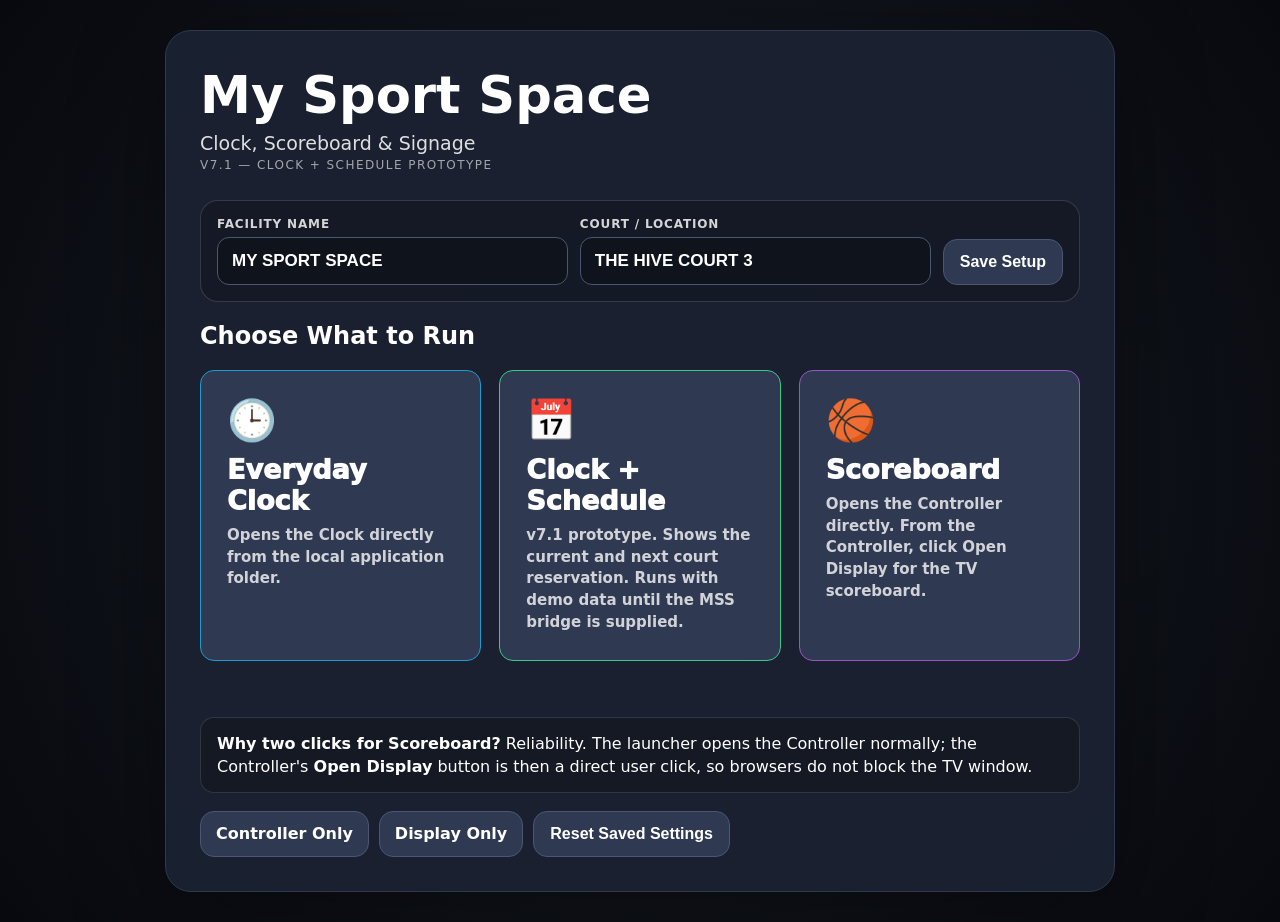
<file: index.html>
<!doctype html>
<html lang="en">
<head>
<meta charset="utf-8"/>
<meta name="viewport" content="width=device-width,initial-scale=1"/>
<title>My Sport Space Display Suite</title>
<style>
:root{--blue:#00b7ff;--purple:#bf5af2;--card:#1b2130;--border:#30384d}
*{box-sizing:border-box}
body{font-family:system-ui,Segoe UI,Arial,sans-serif;background:radial-gradient(circle at center,#222936,#10131a 55%,#07090e);color:white;min-height:100vh;margin:0;display:flex;align-items:center;justify-content:center;padding:30px}
.card{width:min(950px,96vw);background:rgba(27,33,48,.96);border:1px solid var(--border);border-radius:26px;padding:34px;box-shadow:0 26px 90px rgba(0,0,0,.4)}
h1{margin:0;font-size:clamp(32px,4vw,54px)}
.sub{font-size:19px;opacity:.86;margin:7px 0 4px}.version{font-size:12px;letter-spacing:.12em;text-transform:uppercase;opacity:.6;margin-bottom:28px}
.setup{display:grid;grid-template-columns:1fr 1fr auto;gap:12px;align-items:end;background:rgba(0,0,0,.2);border:1px solid rgba(255,255,255,.14);border-radius:18px;padding:16px}
label{display:block;font-size:12px;text-transform:uppercase;font-weight:900;letter-spacing:.07em;opacity:.82;margin-bottom:6px}
input{width:100%;border:1px solid #4a5672;background:#0f131c;color:white;border-radius:12px;padding:13px 14px;font-size:17px;font-weight:800}
button,.mode{border:1px solid #4a5672;background:#2f3a52;color:white;border-radius:14px;padding:13px 16px;font-weight:900;font-size:16px;text-decoration:none;cursor:pointer}
.modeGrid{display:grid;grid-template-columns:repeat(3,1fr);gap:18px;margin-top:15px}
.mode{display:block;padding:26px;min-height:185px}.mode.clock{border-color:#1b9dd1}.mode.schedule{border-color:#39c98b}.mode.score{border-color:#9557c8}.mode:hover{filter:brightness(1.12)}
.icon{display:block;font-size:40px;margin-bottom:10px}.name{display:block;font-size:27px;font-weight:950}.desc{display:block;font-size:15px;line-height:1.45;opacity:.78;margin-top:9px}
.notice{margin-top:22px;padding:14px 16px;background:rgba(0,0,0,.22);border:1px solid rgba(255,255,255,.12);border-radius:14px;line-height:1.45}
.status{color:#7ee2ff;font-weight:800;min-height:24px;margin-top:10px}.secondary{display:flex;gap:10px;flex-wrap:wrap;margin-top:18px}
@media(max-width:760px){.setup,.modeGrid{grid-template-columns:1fr}}
</style>
</head>
<body>
<main class="card">
  <h1>My Sport Space</h1>
  <div class="sub">Clock, Scoreboard &amp; Signage</div>
  <div class="version">v7.1 — Clock + Schedule Prototype</div>

  <section class="setup">
    <div><label for="facilityName">Facility Name</label><input id="facilityName"/></div>
    <div><label for="courtName">Court / Location</label><input id="courtName"/></div>
    <button id="saveSetup" type="button">Save Setup</button>
  </section>

  <h2>Choose What to Run</h2>
  <section class="modeGrid">
    <a id="clockLink" class="mode clock" href="display.html#clock">
      <span class="icon">🕒</span><span class="name">Everyday Clock</span>
      <span class="desc">Opens the Clock directly from the local application folder.</span>
    </a>
    <a id="scheduleLink" class="mode schedule" href="schedule.html">
      <span class="icon">📅</span><span class="name">Clock + Schedule</span>
      <span class="desc">v7.1 prototype. Shows the current and next court reservation. Runs with demo data until the MSS bridge is supplied.</span>
    </a>
    <a id="scoreLink" class="mode score" href="controller.html">
      <span class="icon">🏀</span><span class="name">Scoreboard</span>
      <span class="desc">Opens the Controller directly. From the Controller, click <b>Open Display</b> for the TV scoreboard.</span>
    </a>
  </section>

  <div id="status" class="status"></div>
  <div class="notice"><b>Why two clicks for Scoreboard?</b> Reliability. The launcher opens the Controller normally; the Controller's <b>Open Display</b> button is then a direct user click, so browsers do not block the TV window.</div>
  <div class="secondary">
    <a class="mode" style="min-height:auto;padding:12px 15px" href="controller.html">Controller Only</a>
    <a class="mode" style="min-height:auto;padding:12px 15px" href="display.html">Display Only</a>
    <button id="resetSettings" type="button">Reset Saved Settings</button>
  </div>
</main>
<script src="shared.js"></script>
<script>
(function(){
 const facility=document.getElementById('facilityName');
 const court=document.getElementById('courtName');
 const status=document.getElementById('status');
 function load(){const s=loadState();facility.value=s.facilityName||'MY SPORT SPACE';court.value=s.courtName||'COURT 3';}
 function save(){const s=loadState();if(facility.value.trim())s.facilityName=facility.value.trim().toUpperCase();if(court.value.trim())s.courtName=court.value.trim().toUpperCase();saveState(s);return s;}
 document.getElementById('saveSetup').addEventListener('click',()=>{save();status.textContent='Setup saved.';setTimeout(()=>status.textContent='',1800);});
 document.getElementById('clockLink').addEventListener('click',()=>{const s=save();s.mode='clock';saveState(s);});
 document.getElementById('scoreLink').addEventListener('click',()=>{const s=save();s.mode='scoreboard';saveState(s);});
 document.getElementById('resetSettings').addEventListener('click',()=>{if(confirm('Reset saved settings?')){localStorage.removeItem(MSS_KEY);load();status.textContent='Settings reset.';}});
 load();
})();
</script>
</body>
</html>
</file>
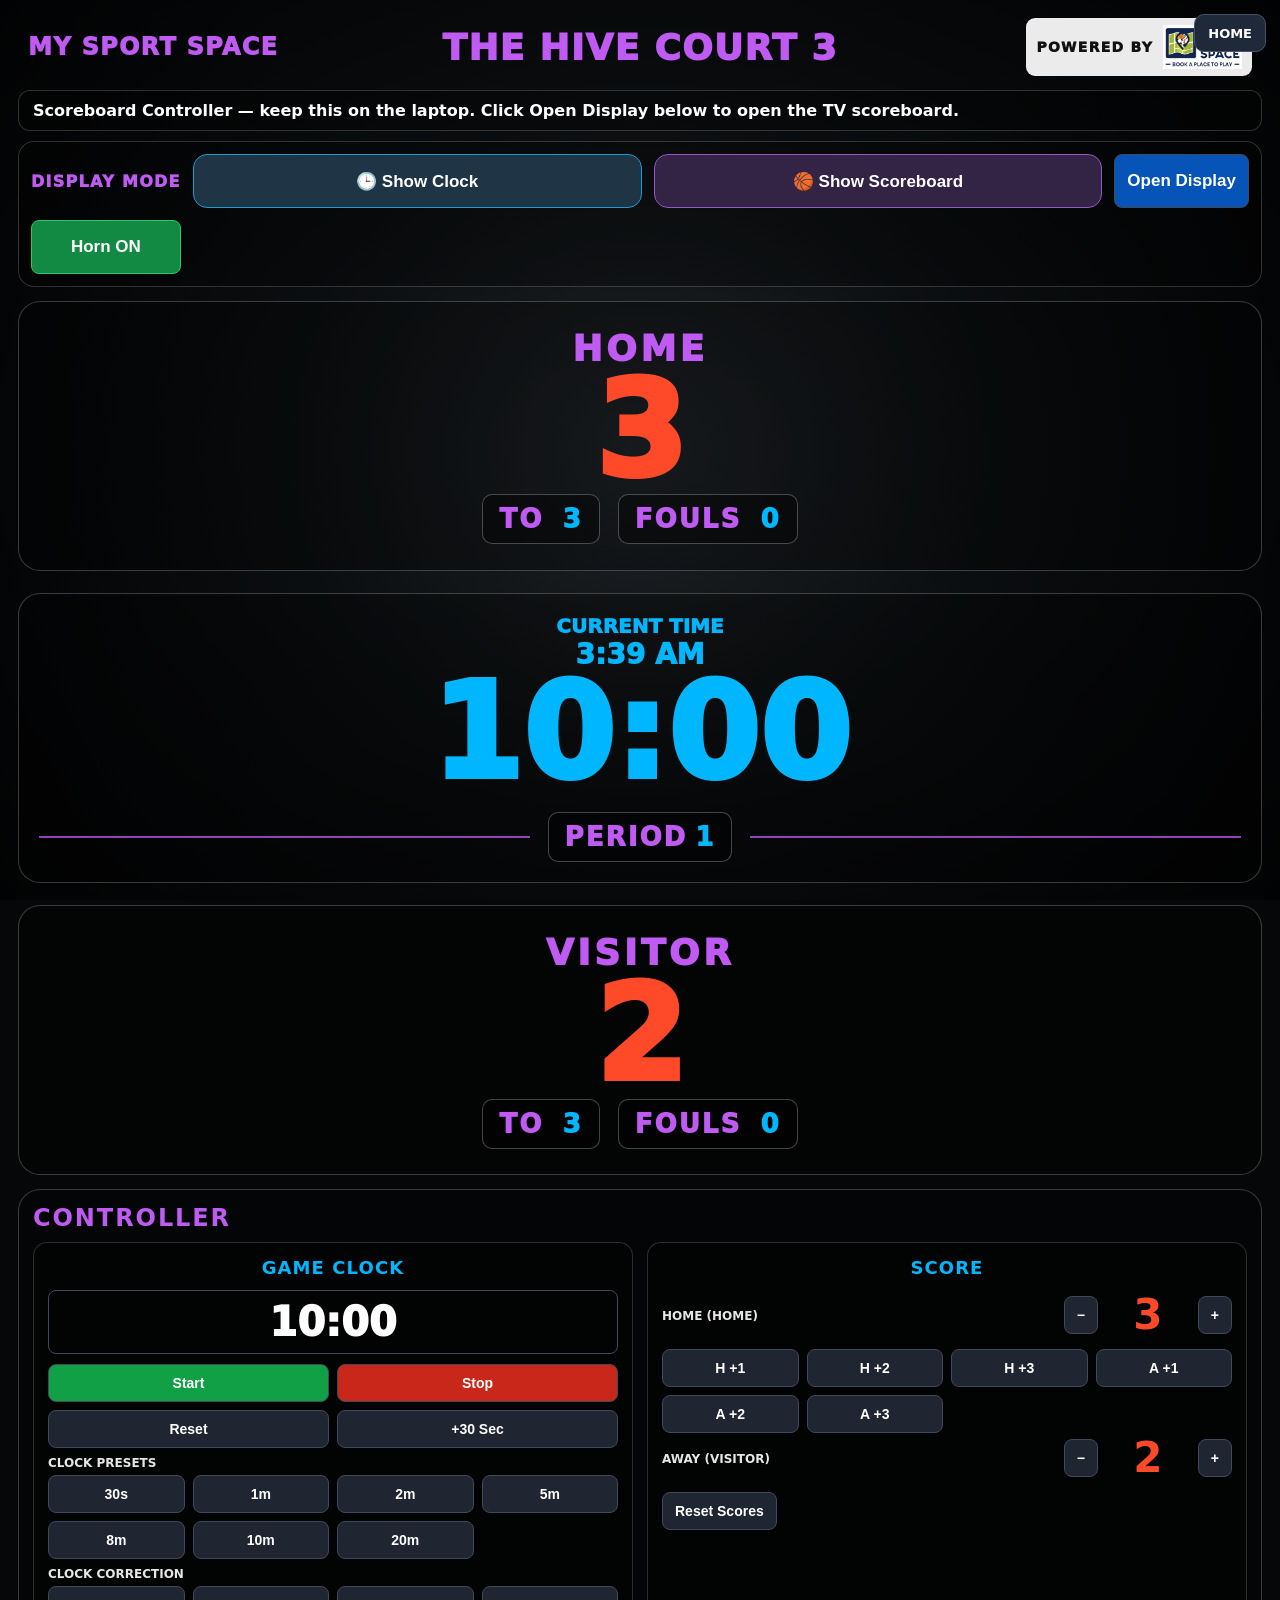
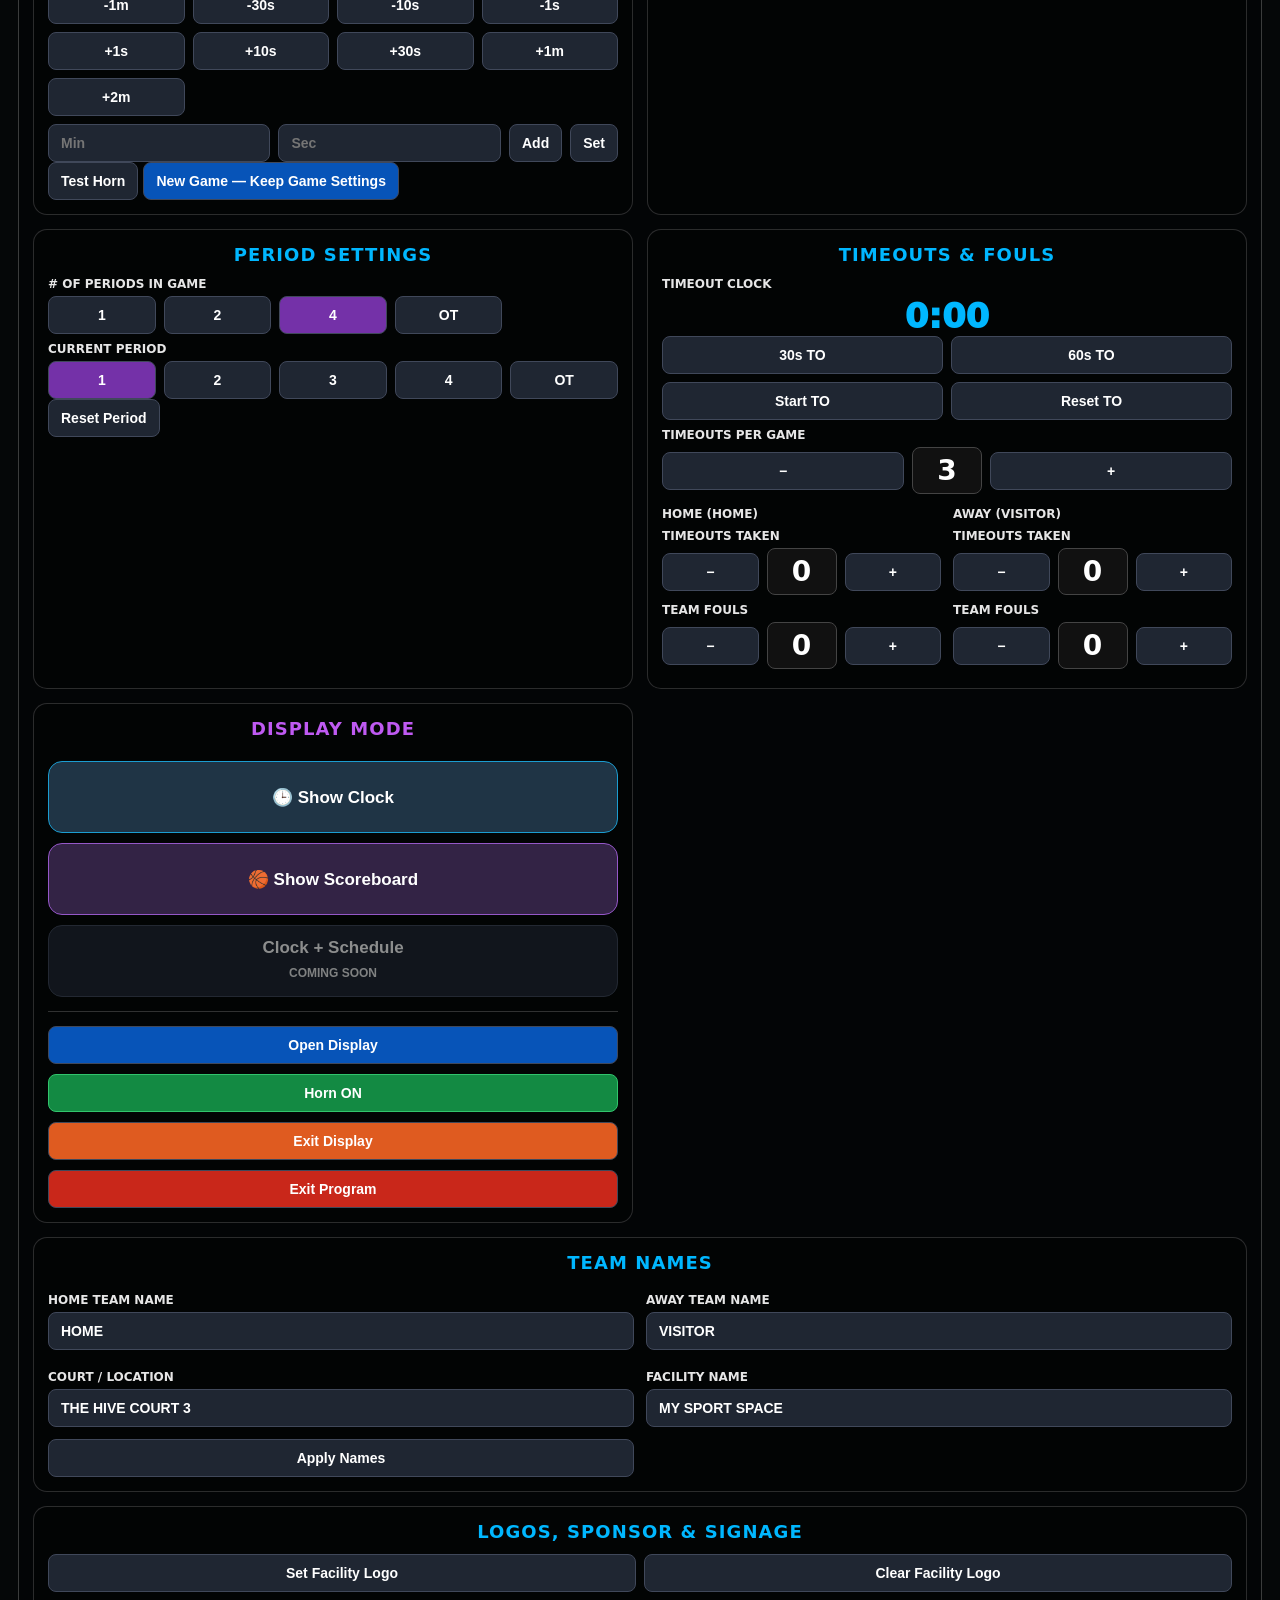
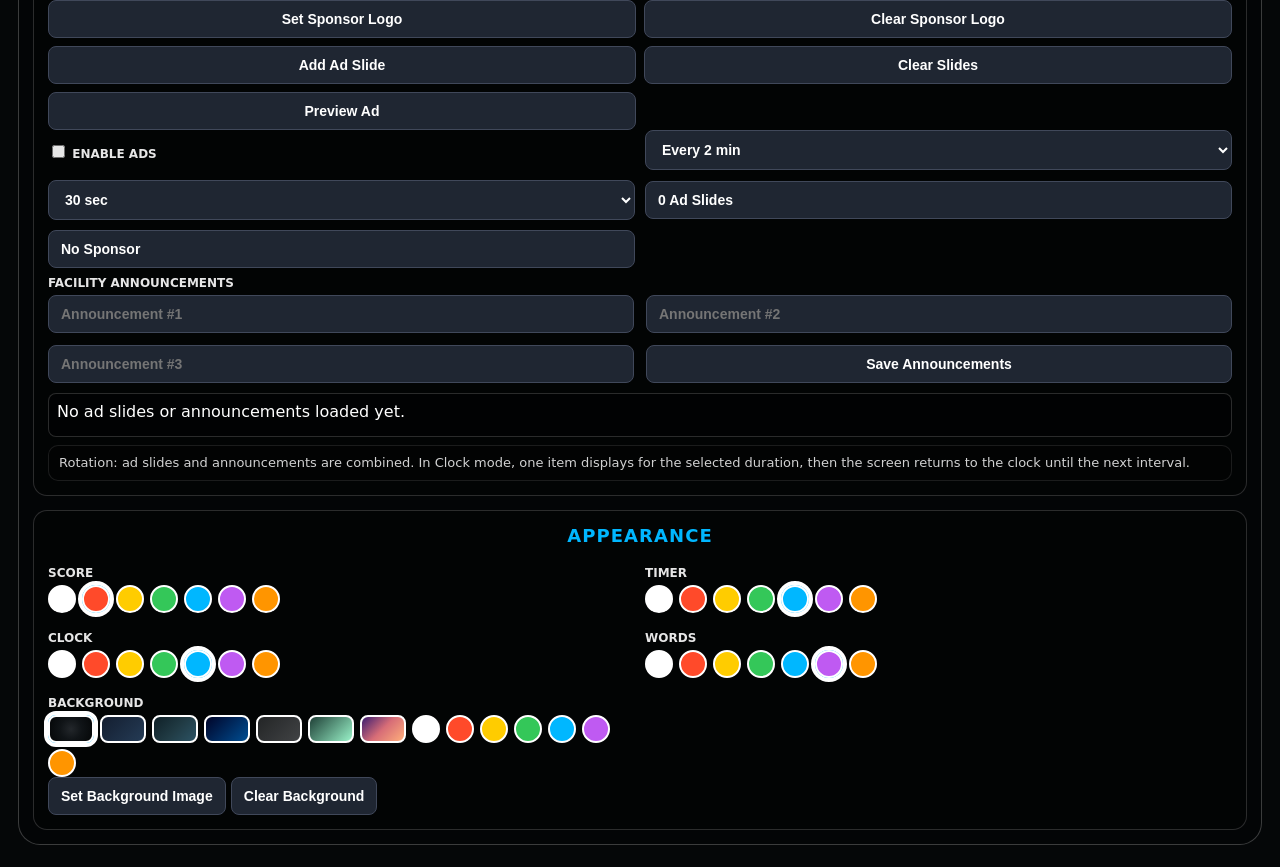
<file: controller.html>
<!doctype html>
<html lang="en">
<head>
<meta charset="utf-8"/>
<meta name="viewport" content="width=device-width,initial-scale=1"/>
<title>My Sport Space Clock, Scoreboard & Signage - Controller</title>
<link rel="stylesheet" href="controller.css"/>
</head>
<body>
<a id="controllerHome" class="controllerHome floatingHome" href="index.html">HOME</a>
<div id="bg"></div>

<header class="displayHeader">
  <div class="facilityName">MY SPORT SPACE</div>
  <div class="courtName" id="previewCourt">THE HIVE COURT 3</div>
  <div class="poweredBy">
    <span>POWERED BY</span>
    <img src="mss-powered-by-logo.jpg" alt="My Sport Space"/>
  </div>
</header>

<main>
  <div id="v70aWorkflowNote" style="max-width:1880px;margin:0 auto 10px;padding:10px 14px;border:1px solid rgba(255,255,255,.18);border-radius:12px;background:rgba(0,0,0,.25);font-weight:800;color:#fff">Scoreboard Controller — keep this on the laptop. Click <b>Open Display</b> below to open the TV scoreboard.</div>
  <section id="controllerModeBar" class="controllerModeBar">
    <div class="modeBarTitle">Display Mode</div>
    <button id="topModeClock" class="modeButton clockModeBtn">🕒 Show Clock</button>
    <button id="topModeScoreboard" class="modeButton scoreModeBtn">🏀 Show Scoreboard</button>
    <button id="topOpenDisplay" class="blue">Open Display</button>
    <button id="topHornToggle" class="hornToggle">Horn ON</button>
  </section>
  <section class="preview">
    <div class="scoreboardGrid">
      <div class="scoreCard">
        <div id="previewHomeName" class="teamLabel">HOME</div>
        <div id="previewHomeScore" class="scoreNum">3</div>
        <div class="teamStats">
          <div><span class="statWord">TO</span> <span id="previewHomeTO">3</span></div>
          <div><span class="statWord">FOULS</span> <span id="previewHomeFouls">0</span></div>
        </div>
      </div>
      <div class="timeCard">
        <div class="currentTimeLabel">Current Time</div>
        <div id="previewCurrentTime" class="scoreboardCurrentTime">--:-- PM</div>
        <div id="previewGameClock" class="gameClock">10:00</div>
        <div class="periodLine">
          <span class="periodRule"></span>
          <div class="periodTile"><span class="statWord">PERIOD</span> <span id="previewPeriod">1</span></div>
          <span class="periodRule"></span>
        </div>
      </div>
      <div class="scoreCard">
        <div id="previewAwayName" class="teamLabel">VISITOR</div>
        <div id="previewAwayScore" class="scoreNum">2</div>
        <div class="teamStats">
          <div><span class="statWord">TO</span> <span id="previewAwayTO">3</span></div>
          <div><span class="statWord">FOULS</span> <span id="previewAwayFouls">0</span></div>
        </div>
      </div>
    </div>
    <div id="previewSponsor" class="previewSponsor hidden">
      <div>Scoreboard Sponsor</div>
      <img id="previewSponsorLogo"/>
    </div>
  </section>

  <section class="controllerPanel">
    <h1>Controller</h1>
    <div class="controlGrid">
      <div class="card">
        <h2>Game Clock</h2>
        <div class="miniClock" id="gameClockReadout">10:00</div>
        <div class="buttonGrid two">
          <button id="startStop" class="green">Start</button>
          <button id="stopClock" class="red">Stop</button>
          <button id="resetTimer">Reset</button>
          <button data-adjust="30">+30 Sec</button>
        </div>
        <label>Clock Presets</label>
        <div class="buttonGrid presets">
          <button data-preset="30">30s</button><button data-preset="60">1m</button><button data-preset="120">2m</button><button data-preset="300">5m</button><button data-preset="480">8m</button><button data-preset="600">10m</button><button data-preset="1200">20m</button>
        </div>
        <label>Clock Correction</label>
        <div class="buttonGrid presets">
          <button data-adjust="-60">-1m</button><button data-adjust="-30">-30s</button><button data-adjust="-10">-10s</button><button data-adjust="-1">-1s</button><button data-adjust="1">+1s</button><button data-adjust="10">+10s</button><button data-adjust="30">+30s</button><button data-adjust="60">+1m</button><button data-adjust="120">+2m</button>
        </div>
        <div class="inlineInputs">
          <input id="correctionMinutes" type="number" min="0" step="1" placeholder="Min"/>
          <input id="correctionSeconds" type="number" min="0" max="59" step="1" placeholder="Sec"/>
          <button id="addCorrection">Add</button>
          <button id="setCorrection">Set</button>
        </div>
        <button id="testHorn">Test Horn</button>
        <button id="newGame" class="blue">New Game — Keep Game Settings</button>
      </div>

      <div class="card">
        <h2>Score</h2>
        <div class="scoreControl">
          <label id="homeScoreLabel">Home</label>
          <button data-team="home" data-points="-1">−</button>
          <b id="homeReadout">3</b>
          <button data-team="home" data-points="1">+</button>
        </div>
        <div class="buttonGrid presets">
          <button data-team="home" data-points="1">H +1</button><button data-team="home" data-points="2">H +2</button><button data-team="home" data-points="3">H +3</button>
          <button data-team="away" data-points="1">A +1</button><button data-team="away" data-points="2">A +2</button><button data-team="away" data-points="3">A +3</button>
        </div>
        <div class="scoreControl">
          <label id="awayScoreLabel">Away</label>
          <button data-team="away" data-points="-1">−</button>
          <b id="awayReadout">2</b>
          <button data-team="away" data-points="1">+</button>
        </div>
        <button id="resetScores">Reset Scores</button>
      </div>

      <div class="card periodCard">
        <h2>Period Settings</h2>
        <label># of Periods in Game</label>
        <div class="segmented" id="periodCountBtns">
          <button data-period-count="1">1</button>
          <button data-period-count="2">2</button>
          <button data-period-count="4">4</button>
          <button data-period-count="OT">OT</button>
        </div>
        <label>Current Period</label>
        <div class="segmented" id="currentPeriodBtns">
          <button data-current-period="1">1</button>
          <button data-current-period="2">2</button>
          <button data-current-period="3">3</button>
          <button data-current-period="4">4</button>
          <button data-current-period="OT">OT</button>
        </div>
        <button id="resetPeriod">Reset Period</button>
      </div>

      <div class="card">
        <h2>Timeouts & Fouls</h2>
        <label>Timeout Clock</label>
        <div class="timeoutReadout" id="timeoutReadout">0:00</div>
        <div class="buttonGrid two">
          <button id="timeout30">30s TO</button>
          <button id="timeout60">60s TO</button>
          <button id="timeoutStartStop">Start TO</button>
          <button id="timeoutReset">Reset TO</button>
        </div>
        <label>Timeouts Per Game</label>
        <div class="counterRow">
          <button id="timeoutsPerGameMinus">−</button><b id="timeoutsPerGameReadout">3</b><button id="timeoutsPerGamePlus">+</button>
        </div>
        <div class="split">
          <div>
            <label id="homeStatsLabel">Home</label>
            <small>Timeouts Taken</small><div class="counterRow"><button id="homeTimeoutMinus">−</button><b id="homeTimeoutReadout">0</b><button id="homeTimeoutPlus">+</button></div>
            <small>Team Fouls</small><div class="counterRow"><button id="homeFoulMinus">−</button><b id="homeFoulReadout">0</b><button id="homeFoulPlus">+</button></div>
          </div>
          <div>
            <label id="awayStatsLabel">Away</label>
            <small>Timeouts Taken</small><div class="counterRow"><button id="awayTimeoutMinus">−</button><b id="awayTimeoutReadout">0</b><button id="awayTimeoutPlus">+</button></div>
            <small>Team Fouls</small><div class="counterRow"><button id="awayFoulMinus">−</button><b id="awayFoulReadout">0</b><button id="awayFoulPlus">+</button></div>
          </div>
        </div>
      </div>

      <div class="card systemCard">
        <h2>Display Mode</h2>
        <button id="modeClock" class="modeButton clockModeBtn">🕒 Show Clock</button>
        <button id="modeScoreboard" class="modeButton scoreModeBtn">🏀 Show Scoreboard</button>
        <button id="modeClockSchedule" class="modeButton scheduleModeBtn" disabled>Clock + Schedule<br><small>Coming soon</small></button>
        <hr class="softRule"/>
        <button id="openDisplay" class="blue">Open Display</button>
        <button id="hornToggle" class="hornToggle">Horn ON</button>
        <button id="exitDisplay" class="orange">Exit Display</button>
        <button id="exitProgram" class="red">Exit Program</button>
      </div>

      <div class="card wide">
        <h2>Team Names</h2>
        <div class="teamNameGrid">
          <div><label>Home Team Name</label><input id="homeName" type="text" value="HOME"/></div>
          <div><label>Away Team Name</label><input id="awayName" type="text" value="VISITOR"/></div>
          <div><label>Court / Location</label><input id="courtName" type="text" value="THE HIVE COURT 3"/></div>
          <div><label>Facility Name</label><input id="facilityName" type="text" value="MY SPORT SPACE"/></div>
          <button id="saveNames">Apply Names</button>
        </div>
      </div>

      <div class="card wide">
        <h2>Logos, Sponsor & Signage</h2>
        <div class="buttonGrid logos">
          <button id="setFacilityLogo">Set Facility Logo</button>
          <button id="clearFacilityLogo">Clear Facility Logo</button>
          <button id="setSponsorLogo">Set Sponsor Logo</button>
          <button id="clearSponsorLogo">Clear Sponsor Logo</button>
          <button id="addAdSlide">Add Ad Slide</button>
          <button id="clearAdSlides">Clear Slides</button>
          <button id="previewAd">Preview Ad</button>
        </div>
        <div class="signageRow">
          <label><input id="adsEnabled" type="checkbox"/> Enable Ads</label>
          <select id="adInterval"><option value="120">Every 2 min</option><option value="180">Every 3 min</option><option value="300">Every 5 min</option></select>
          <select id="adDuration"><option value="15">15 sec</option><option value="30">30 sec</option><option value="60">60 sec</option></select>
          <input id="adSlideCount" readonly value="0 Slides"/>
          <input id="sponsorStatus" readonly value="No Sponsor"/>
        </div>
        <label>Facility Announcements</label>
        <div class="teamNameGrid announcements">
          <input id="announcement1" type="text" placeholder="Announcement #1"/>
          <input id="announcement2" type="text" placeholder="Announcement #2"/>
          <input id="announcement3" type="text" placeholder="Announcement #3"/>
          <button id="saveAnnouncements">Save Announcements</button>
        </div>
        <div id="adSlideList" class="adSlideList">No slides or announcements loaded.</div>
        <div id="rotationHelp" class="rotationHelp">
          Rotation: ad slides and announcements are combined. In Clock mode, one item displays for the selected duration, then the screen returns to the clock until the next interval.
        </div>
      </div>

      <div class="card wide">
        <h2>Appearance</h2>
        <div class="appearanceGrid">
          <div><label>Score</label><div id="scorePalette" class="palette"></div></div>
          <div><label>Timer</label><div id="timePalette" class="palette"></div></div>
          <div><label>Clock</label><div id="clockPalette" class="palette"></div></div>
          <div><label>Words</label><div id="wordPalette" class="palette"></div></div>
          <div><label>Background</label><div id="backgroundPalette" class="palette"></div></div>
        </div>
        <button id="setBackground">Set Background Image</button>
        <button id="clearBackground">Clear Background</button>
      </div>
    </div>
  </section>
</main>

<input id="facilityLogoPicker" type="file" accept="image/*" hidden/>
<input id="sponsorPicker" type="file" accept="image/*" hidden/>
<input id="adSlidePicker" type="file" accept="image/*" hidden multiple/>
<input id="bgPicker" type="file" accept="image/*" hidden/>

<script src="shared.js"></script>
<script src="controller.js"></script>
</body>
</html>
</file>
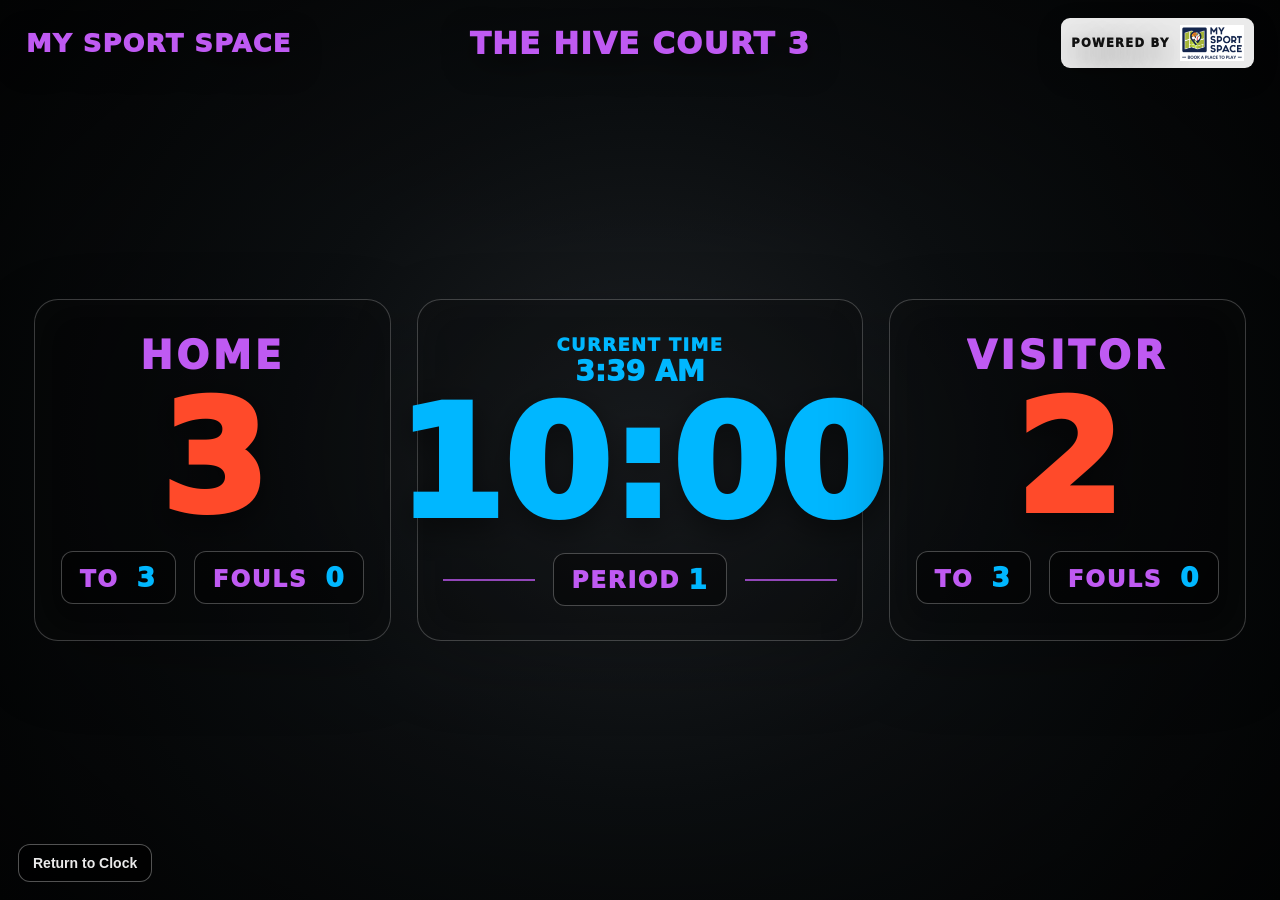
<file: display.html>
<!doctype html>
<html lang="en">
<head>
<meta charset="utf-8"/>
<meta name="viewport" content="width=device-width,initial-scale=1"/>
<title>My Sport Space Clock, Scoreboard & Signage - Display</title>
<link rel="stylesheet" href="display.css"/>
</head>
<body>
<div id="bg"></div>

<header class="displayHeader">
  <div id="facilityName" class="facilityName">MY SPORT SPACE</div>
  <div id="courtName" class="courtName">THE HIVE COURT 3</div>
  <div class="poweredBy">
    <span>POWERED BY</span>
    <img src="mss-powered-by-logo.jpg" alt="My Sport Space"/>
  </div>
</header>

<main>
  <section id="clockView" class="clockView hidden">
    <div class="clockCourt" id="clockCourtName">THE HIVE COURT 3</div>
    <div class="clockTimeLine">
      <div id="realClock" class="realClock">--:--</div>
      <div id="seconds" class="seconds">--</div>
    </div>
    <div id="date" class="date">---</div>
    <div id="clockSponsorBox" class="clockSponsorBox hidden">
      <div class="sponsorLabel">Presented By</div>
      <img id="clockSponsorLogo" class="sponsorLogo"/>
    </div>
  </section>

  <section id="scoreboardView" class="scoreboardView">
    <div class="scoreboardGrid">
      <div class="scoreCard homeCard">
        <div id="homeLabel" class="teamLabel">HOME</div>
        <div id="homeScore" class="scoreNum">3</div>
        <div class="teamStats">
          <div><span class="statWord">TO</span> <span id="homeTimeoutDisplay">3</span></div>
          <div><span class="statWord">FOULS</span> <span id="homeFoulDisplay">0</span></div>
        </div>
      </div>

      <div class="timeCard">
        <div class="currentTimeLabel">Current Time</div>
        <div id="scoreboardCurrentTime" class="scoreboardCurrentTime">--:-- --</div>
        <div id="gameClock" class="gameClock">10:00</div>
        <div class="periodLine">
          <span class="periodRule"></span>
          <div class="periodTile"><span class="statWord">PERIOD</span> <span id="periodTile">1</span></div>
          <span class="periodRule"></span>
        </div>
        <div id="timeoutPanel" class="timeoutPanel hidden">
          <div class="timeoutLabel">TIMEOUT</div>
          <div id="timeoutClock" class="timeoutClock">0:30</div>
        </div>
      </div>

      <div class="scoreCard awayCard">
        <div id="awayLabel" class="teamLabel">VISITOR</div>
        <div id="awayScore" class="scoreNum">2</div>
        <div class="teamStats">
          <div><span class="statWord">TO</span> <span id="awayTimeoutDisplay">3</span></div>
          <div><span class="statWord">FOULS</span> <span id="awayFoulDisplay">0</span></div>
        </div>
      </div>
    </div>

    <div id="scoreboardSponsorBox" class="scoreboardSponsorBox hidden">
      <div class="scoreboardSponsorLabel">Scoreboard Sponsor</div>
      <img id="scoreboardSponsorLogo" class="scoreboardSponsorLogo"/>
    </div>
  </section>
</main>

<div id="adOverlay" class="adOverlay hidden">
  <img id="adImage" class="adImage hidden"/>
  <div id="announcementSlide" class="announcementSlide hidden"></div>
</div>


<button id="displayModeToggle" class="displayModeToggle" type="button">Start Scoreboard</button>

<a id="displayHomeButton" class="displayHomeButton" href="index.html">HOME</a>
<script src="shared.js"></script>
<script src="display.js"></script>
</body>
</html>
</file>
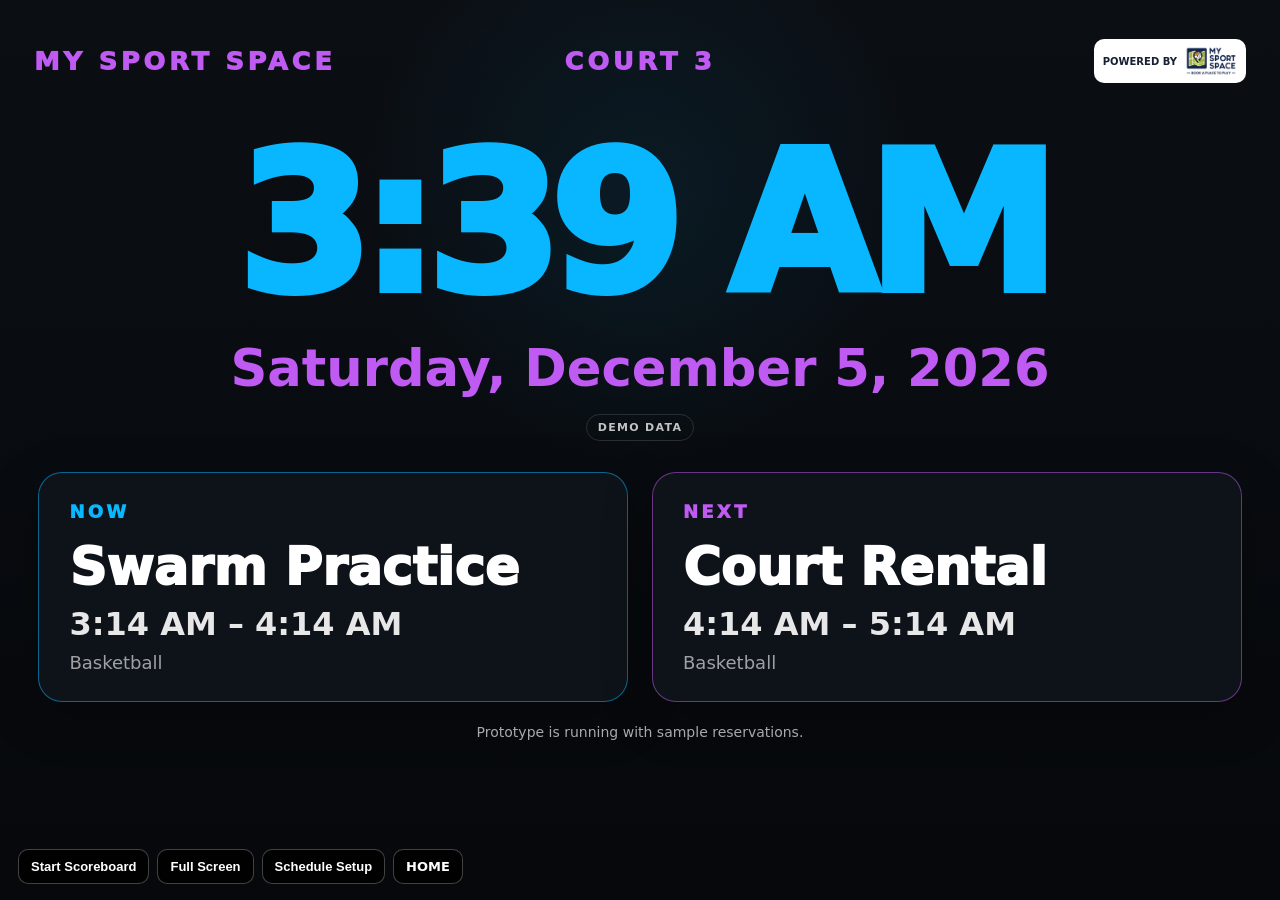
<file: schedule.html>
<!doctype html>
<html lang="en">
<head>
<meta charset="utf-8"/>
<meta name="viewport" content="width=device-width,initial-scale=1"/>
<title>My Sport Space — Clock + Schedule Prototype</title>
<link rel="stylesheet" href="schedule.css"/>
</head>
<body>
<main id="scheduleApp">
  <header class="topbar">
    <div class="brand">MY SPORT SPACE</div>
    <div id="courtLabel" class="court">COURT 3</div>
    <div class="powered">Powered by <img src="mss-powered-by-logo.jpg" alt="My Sport Space"/></div>
  </header>

  <section class="clockArea">
    <div id="liveTime" class="time">--:-- --</div>
    <div id="liveDate" class="date">---</div>
    <div id="syncBadge" class="syncBadge">DEMO DATA</div>
  </section>

  <section class="scheduleGrid">
    <article class="reservationCard now">
      <div class="eyebrow">NOW</div>
      <div id="nowTitle" class="eventTitle">Open Court</div>
      <div id="nowTime" class="eventTime">No current reservation</div>
      <div id="nowSport" class="eventMeta"></div>
    </article>

    <article class="reservationCard next">
      <div class="eyebrow">NEXT</div>
      <div id="nextTitle" class="eventTitle">No upcoming reservation</div>
      <div id="nextTime" class="eventTime"></div>
      <div id="nextSport" class="eventMeta"></div>
    </article>
  </section>

  <div id="connectionStatus" class="connectionStatus">Prototype is running with sample reservations.</div>

  <nav class="displayActions">
    <button id="startScoreboard" type="button">Start Scoreboard</button>
    <button id="fullScreen" type="button">Full Screen</button>
    <button id="showSetup" type="button">Schedule Setup</button>
    <a href="index.html">HOME</a>
  </nav>
</main>

<aside id="setupPanel" class="setupPanel" hidden>
  <div class="setupHeader">
    <div>
      <h2>Clock + Schedule Setup</h2>
      <p>This prototype is ready for a read-only MSS bridge. The existing scoreboard files are unchanged.</p>
    </div>
    <button id="closeSetup" type="button">Close</button>
  </div>

  <div class="formGrid">
    <label>Facility Name
      <input id="facilityName" value="MY SPORT SPACE"/>
    </label>
    <label>Court / Location
      <input id="courtName" value="COURT 3"/>
    </label>
    <label>MSS Facility ID
      <input id="facilityId" value="Vg0Kw0dgPIguZax5GzFsUutQyYU2"/>
    </label>
    <label>Refresh Interval
      <select id="refreshSeconds">
        <option value="30">30 seconds</option>
        <option value="60" selected>60 seconds</option>
        <option value="120">2 minutes</option>
      </select>
    </label>
  </div>

  <label class="wide">Bridge URL supplied by MSS
    <input id="bridgeUrl" placeholder="https://.../clock-schedule"/>
  </label>

  <div class="setupButtons">
    <button id="saveScheduleSetup" type="button">Save Setup</button>
    <button id="testBridge" type="button">Test Live Bridge</button>
    <button id="useDemo" type="button">Use Demo Data</button>
  </div>

  <div class="contract">
    <h3>Expected bridge response</h3>
    <pre>{
  "serverTime": "2026-08-11T18:42:00-05:00",
  "court": "COURT 3",
  "current": {
    "title": "Swarm Practice",
    "start": "2026-08-11T18:00:00-05:00",
    "end": "2026-08-11T19:30:00-05:00",
    "sport": "Basketball"
  },
  "next": {
    "title": "Court Rental",
    "start": "2026-08-11T19:30:00-05:00",
    "end": "2026-08-11T20:30:00-05:00",
    "sport": "Basketball"
  }
}</pre>
  </div>
</aside>

<script src="shared.js"></script>
<script src="schedule.js"></script>
</body>
</html>
</file>
<file: controller.css>
:root{
  --scoreColor:#ff4a2a;
  --timeColor:#00b7ff;
  --clockColor:#00b7ff;
  --wordColor:#bf5af2;
}
*{box-sizing:border-box}
html,body{min-height:100%;margin:0;font-family:system-ui,Segoe UI,Arial,sans-serif;background:#050708;color:white}
#bg{position:fixed;inset:0;background:radial-gradient(circle at center,#23272b 0%,#101417 45%,#050708 100%);z-index:0}
body:before{content:"";position:fixed;inset:0;z-index:1;background:radial-gradient(ellipse at center,rgba(0,0,0,.05),rgba(0,0,0,.62));pointer-events:none}
.hidden{display:none!important}
.displayHeader{position:relative;z-index:4;display:grid;grid-template-columns:1fr auto 1fr;align-items:center;padding:18px 28px 6px;text-transform:uppercase;font-weight:950;letter-spacing:.08em}
.facilityName{justify-self:start;color:var(--wordColor);font-size:24px}
.courtName{justify-self:center;color:var(--wordColor);font-size:36px}
.poweredBy{justify-self:end;display:flex;align-items:center;gap:10px;padding:7px 10px;border-radius:9px;background:rgba(255,255,255,.92)}
.poweredBy span{color:#111;font-size:14px;font-weight:950}.poweredBy img{height:44px;max-width:140px;object-fit:contain}
main{position:relative;z-index:3;padding:8px 18px 22px}
.preview{max-width:1880px;margin:0 auto 14px}
.scoreboardGrid{display:grid;grid-template-columns:minmax(260px,1fr) minmax(360px,1.25fr) minmax(260px,1fr);gap:22px;align-items:stretch}
.scoreCard,.timeCard{background:rgba(0,0,0,.28);border:1px solid rgba(255,255,255,.22);border-radius:22px;display:flex;flex-direction:column;align-items:center;justify-content:center;min-height:270px;padding:20px}
.teamLabel{font-size:36px;font-weight:950;letter-spacing:.10em;color:var(--wordColor)}.scoreNum{font-size:132px;font-weight:950;line-height:.95;color:var(--scoreColor)}
.teamStats{display:flex;gap:18px}.teamStats div,.periodTile{padding:9px 16px;border-radius:10px;background:rgba(0,0,0,.42);border:1px solid rgba(255,255,255,.26);font-size:26px;font-weight:950;letter-spacing:.08em}.statWord{color:var(--wordColor)}.teamStats span:last-child,.periodTile span:last-child{color:var(--timeColor);margin-left:8px}
.currentTimeLabel{font-size:20px;font-weight:950;text-transform:uppercase;color:var(--timeColor)}.scoreboardCurrentTime{font-size:28px;font-weight:950;color:var(--timeColor)}.gameClock{font-size:132px;font-weight:950;line-height:.95;color:var(--timeColor)}
.periodLine{display:flex;align-items:center;justify-content:center;gap:18px;margin-top:16px;width:100%}.periodRule{height:2px;background:var(--wordColor);opacity:.75;flex:1}.periodTile{display:inline-flex}
.previewSponsor{margin:12px auto 0;text-align:center;color:var(--wordColor);font-weight:950;text-transform:uppercase}.previewSponsor img{max-height:78px;max-width:380px;background:white;border-radius:12px;padding:8px 22px}
.controllerPanel{max-width:1880px;margin:0 auto;border:1px solid rgba(255,255,255,.22);border-radius:22px;background:rgba(0,0,0,.22);padding:14px}
h1{margin:0 0 10px;color:var(--wordColor);text-transform:uppercase;letter-spacing:.08em}
.controlGrid{display:grid;grid-template-columns:1fr 1.1fr 1.1fr 1.3fr .9fr;gap:14px}
.card{background:rgba(0,0,0,.25);border:1px solid rgba(255,255,255,.16);border-radius:14px;padding:14px}
.card h2{margin:0 0 12px;color:var(--timeColor);font-size:18px;text-transform:uppercase;letter-spacing:.06em;text-align:center}
label,small{display:block;margin:8px 0 5px;font-weight:800;text-transform:uppercase;opacity:.9;font-size:12px}
button,select,input{border:1px solid #40485a;background:#1f2632;color:white;border-radius:8px;padding:10px 12px;font-weight:800;font-size:14px}
button{cursor:pointer}button:hover{background:#30394a}.green{background:#12a046}.red{background:#c9271a}.orange{background:#df5b20}.blue{background:#0754b8}
.miniClock{font-size:40px;font-weight:950;text-align:center;border:1px solid #40485a;border-radius:8px;padding:8px;margin-bottom:10px}
.buttonGrid{display:grid;gap:8px}.buttonGrid.two{grid-template-columns:1fr 1fr}.buttonGrid.presets{grid-template-columns:repeat(4,1fr)}.buttonGrid.logos{grid-template-columns:repeat(4,1fr)}
.inlineInputs{display:grid;grid-template-columns:1fr 1fr auto auto;gap:8px;margin-top:8px}
.scoreControl{display:grid;grid-template-columns:1fr auto 80px auto;gap:10px;align-items:center;margin-bottom:10px}.scoreControl b{font-size:42px;text-align:center;color:var(--scoreColor)}
.segmented{display:grid;grid-template-columns:repeat(5,1fr);gap:8px}.segmented button.active{background:#7431a8}
.counterRow{display:grid;grid-template-columns:auto 70px auto;gap:8px;align-items:center;margin:5px 0}.counterRow b{text-align:center;font-size:28px;background:#111;border:1px solid #444;border-radius:8px;padding:6px}
.split{display:grid;grid-template-columns:1fr 1fr;gap:12px}.timeoutReadout{text-align:center;font-size:34px;font-weight:950;color:var(--timeColor)}
.systemCard{display:grid;gap:10px}.wide{grid-column:span 5}
.teamNameGrid{display:grid;grid-template-columns:1fr 1fr 1fr 1fr auto;gap:12px;align-items:end}.teamNameGrid input{width:100%}
.signageRow{display:grid;grid-template-columns:auto 160px 160px 1fr 1fr;gap:10px;align-items:center}
.announcements{grid-template-columns:1fr 1fr 1fr auto}
.adSlideList{margin-top:10px;background:rgba(0,0,0,.35);border:1px solid rgba(255,255,255,.16);border-radius:8px;padding:8px;min-height:36px}
.adSlideItem{display:inline-flex;gap:6px;margin:3px 6px 3px 0;padding:5px 8px;border-radius:999px;background:#2b3448;border:1px solid #49536b}.adSlideType{opacity:.72;font-size:11px;text-transform:uppercase;font-weight:900}
.appearanceGrid{display:grid;grid-template-columns:repeat(5,1fr);gap:10px}.palette{display:flex;gap:6px;flex-wrap:wrap}.swatch{width:28px;height:28px;border-radius:999px;min-width:28px;padding:0;border:2px solid white}.bgSwatch{width:46px;height:28px;border-radius:8px;min-width:46px;padding:0;border:2px solid white;background-size:cover;background-position:center}.selected{outline:4px solid #fff;box-shadow:0 0 0 3px var(--timeColor)}
@media(max-width:1300px){.controlGrid{grid-template-columns:1fr 1fr}.wide{grid-column:span 2}.scoreboardGrid{grid-template-columns:1fr}.teamNameGrid,.signageRow,.appearanceGrid{grid-template-columns:1fr 1fr}.buttonGrid.logos{grid-template-columns:1fr 1fr}}


/* v6.0 UX updates */
.systemCard h2{color:var(--wordColor)}.modeButton{min-height:72px;font-size:17px;border-radius:14px}.clockModeBtn{border-color:#1b9dd1;background:#1f3445}.scoreModeBtn{border-color:#9557c8;background:#332345}.scheduleModeBtn{opacity:.55;cursor:not-allowed}.softRule{width:100%;border:0;border-top:1px solid rgba(255,255,255,.18);margin:4px 0}


/* v6.1 obvious controller mode controls */
.controllerModeBar{
  max-width:1880px;
  margin:0 auto 14px;
  display:grid;
  grid-template-columns:auto 1fr 1fr auto;
  gap:12px;
  align-items:center;
  background:rgba(0,0,0,.25);
  border:1px solid rgba(255,255,255,.18);
  border-radius:16px;
  padding:12px;
}
.modeBarTitle{
  color:var(--wordColor);
  text-transform:uppercase;
  font-weight:950;
  letter-spacing:.08em;
}
.controllerModeBar button{
  min-height:54px;
  font-size:17px;
}
@media(max-width:900px){
  .controllerModeBar{grid-template-columns:1fr}
}

.rotationHelp{margin-top:8px;font-size:13px;line-height:1.35;opacity:.82;background:rgba(0,0,0,.22);border:1px solid rgba(255,255,255,.12);border-radius:10px;padding:8px 10px}

/* v6.3 ad list visibility */
#adSlideList{color:white!important;min-height:44px!important;display:block!important}
.adSlideItem{color:white!important}


/* v6.6 horn controls */
.hornToggle.hornOn{background:#138a43!important;border-color:#32c46c!important}
.hornToggle.hornOff{background:#91241f!important;border-color:#d34b3f!important}

/* v7.2 FINAL — HOME navigation for table operator */
.controllerHome{
  display:inline-flex;
  align-items:center;
  justify-content:center;
  min-height:38px;
  padding:9px 13px;
  border-radius:10px;
  border:1px solid #47526a;
  background:#20293a;
  color:#fff;
  font-weight:900;
  font-size:13px;
  text-decoration:none;
  cursor:pointer;
}
.controllerHome:hover{filter:brightness(1.15)}
.controllerHome.floatingHome{
  position:fixed;
  top:14px;
  right:14px;
  z-index:9999;
}
</file>
<file: display.css>
:root{
  --scoreColor:#ff4a2a;
  --timeColor:#00b7ff;
  --clockColor:#00b7ff;
  --wordColor:#bf5af2;
}
*{box-sizing:border-box}
html,body{height:100%;margin:0;overflow:hidden;font-family:system-ui,Segoe UI,Arial,sans-serif;background:#000;color:var(--wordColor)}
#bg{position:fixed;inset:0;background:radial-gradient(circle at center,#23272b 0%,#101417 45%,#050708 100%);background-size:cover;background-position:center;z-index:0}
body:before{content:"";position:fixed;inset:0;z-index:1;background:radial-gradient(ellipse at center,rgba(0,0,0,.05),rgba(0,0,0,.62));pointer-events:none}
.hidden{display:none!important}

.displayHeader{
  position:fixed;top:18px;left:26px;right:26px;z-index:5;
  display:grid;grid-template-columns:1fr auto 1fr;align-items:center;
  text-transform:uppercase;font-weight:950;letter-spacing:.08em;text-shadow:0 10px 30px rgba(0,0,0,.75)
}
.facilityName{justify-self:start;font-size:clamp(18px,2vw,34px);color:var(--wordColor)}
.courtName{justify-self:center;font-size:clamp(20px,2.4vw,42px);color:var(--wordColor)}
.poweredBy{justify-self:end;display:flex;align-items:center;gap:10px;padding:7px 10px;border-radius:9px;background:rgba(255,255,255,.92);box-shadow:0 8px 24px rgba(0,0,0,.22)}
.poweredBy span{color:#111;font-size:clamp(10px,.9vw,16px);font-weight:950}
.poweredBy img{height:36px;max-width:130px;object-fit:contain}

main{position:relative;z-index:2;height:100%;display:flex;align-items:center;justify-content:center;padding:70px 34px 30px;text-align:center}
.scoreboardView{width:100%;max-width:1900px}
.scoreboardGrid{
  display:grid;
  grid-template-columns:minmax(260px,1fr) minmax(360px,1.25fr) minmax(260px,1fr);
  gap:clamp(18px,2vw,34px);
  align-items:stretch;
  width:100%;
}
.scoreCard,.timeCard{
  background:rgba(0,0,0,.28);
  border:1px solid rgba(255,255,255,.22);
  border-radius:24px;
  box-shadow:0 24px 70px rgba(0,0,0,.22), inset 0 0 40px rgba(255,255,255,.018);
}
.scoreCard{
  display:flex;flex-direction:column;align-items:center;justify-content:center;
  min-height:clamp(260px,38vh,430px);
  padding:clamp(18px,2vw,30px);
}
.timeCard{
  display:flex;flex-direction:column;align-items:center;justify-content:center;
  min-height:clamp(260px,38vh,430px);
  padding:clamp(18px,2vw,30px);
}
.teamLabel{font-size:clamp(30px,3vw,56px);font-weight:950;letter-spacing:.10em;color:var(--wordColor);line-height:1.05;white-space:nowrap;max-width:100%;overflow:hidden;text-overflow:ellipsis}
.scoreNum{font-size:clamp(120px,12vw,250px);font-weight:950;line-height:.95;color:var(--scoreColor);margin:10px 0 18px;text-shadow:0 10px 30px rgba(0,0,0,.45)}
.teamStats{display:flex;justify-content:center;gap:18px;flex-wrap:wrap}
.teamStats div,.periodTile{
  padding:10px 18px;border-radius:12px;background:rgba(0,0,0,.42);
  border:1px solid rgba(255,255,255,.26);
  font-size:clamp(20px,1.8vw,34px);
  font-weight:950;letter-spacing:.08em;
}
.statWord{color:var(--wordColor)}
.teamStats span:last-child,.periodTile span:last-child{color:var(--timeColor);font-size:1.15em;margin-left:8px}

.currentTimeLabel{font-size:clamp(16px,1.4vw,25px);font-weight:950;text-transform:uppercase;color:var(--timeColor);letter-spacing:.08em}
.scoreboardCurrentTime{font-size:clamp(24px,2.2vw,42px);font-weight:950;color:var(--timeColor);margin-bottom:4px}
.gameClock{font-size:clamp(110px,12vw,245px);font-weight:950;line-height:.95;color:var(--timeColor);text-shadow:0 10px 30px rgba(0,0,0,.45)}
.periodLine{display:flex;align-items:center;justify-content:center;gap:18px;margin-top:16px;width:100%}
.periodRule{height:2px;background:var(--wordColor);opacity:.75;flex:1;max-width:210px}
.periodTile{display:inline-flex;align-items:center;justify-content:center}
.timeoutPanel{margin:18px auto 0;padding:12px 18px;border-radius:18px;background:rgba(255,204,0,.16);border:1px solid rgba(255,204,0,.38);color:#ffcc00}
.timeoutLabel{font-weight:950;letter-spacing:.16em}
.timeoutClock{font-size:clamp(36px,5vw,90px);font-weight:950}

.scoreboardSponsorBox{margin:18px auto 0;display:inline-flex;flex-direction:column;align-items:center;justify-content:center;gap:6px}
.scoreboardSponsorBox.hidden{display:none!important}
.scoreboardSponsorLabel{text-transform:uppercase;font-size:clamp(13px,1.1vw,20px);font-weight:950;letter-spacing:.08em;color:var(--wordColor)}
.scoreboardSponsorLogo{max-height:98px;max-width:420px;object-fit:contain;background:white;border-radius:14px;padding:8px 22px}

.clockView{width:100%;max-width:1600px}
.clockCourt{display:inline-flex;align-items:center;justify-content:center;margin-bottom:20px;padding:10px 30px;border-radius:20px;background:rgba(0,0,0,.48);border:1px solid rgba(255,255,255,.24);font-size:clamp(26px,4vw,72px);font-weight:950;letter-spacing:.08em;text-transform:uppercase;color:var(--wordColor)}
.clockTimeLine{display:flex;align-items:baseline;justify-content:center;gap:24px}
.realClock{font-size:clamp(92px,15vw,260px);font-weight:950;color:var(--clockColor)}
.seconds{font-size:clamp(34px,5.2vw,100px);font-weight:850;color:var(--clockColor)}
.date{font-size:clamp(20px,3vw,52px);font-weight:750;color:var(--wordColor)}
.clockSponsorBox{margin:22px auto 0;display:inline-flex;align-items:center;gap:14px;padding:12px 20px;border-radius:18px;background:rgba(0,0,0,.42);border:1px solid rgba(255,255,255,.18)}
.sponsorLabel{text-transform:uppercase;font-weight:950;letter-spacing:.12em;opacity:.9;color:var(--wordColor)}
.sponsorLogo{max-height:80px;max-width:280px;object-fit:contain}

.adOverlay{position:fixed;inset:0;z-index:20;background:#000;display:flex;align-items:center;justify-content:center;text-align:center}
.adImage{width:100%;height:100%;object-fit:contain}
.announcementSlide{max-width:80vw;padding:60px;border-radius:36px;background:linear-gradient(135deg,#141e30,#243b55);border:2px solid rgba(255,255,255,.28);font-size:clamp(46px,7vw,120px);font-weight:950;line-height:1.08;color:white;text-shadow:0 14px 36px rgba(0,0,0,.7)}
.flash{animation:flash .65s ease-in-out 0s 4}
@keyframes flash{0%,100%{filter:none}50%{filter:brightness(1.65) saturate(1.3)}}

.soundEnableOverlay{position:fixed;right:20px;bottom:20px;z-index:50;padding:12px 16px;border-radius:14px;border:1px solid rgba(255,255,255,.28);background:rgba(0,0,0,.72);color:white;font-weight:950;cursor:pointer}
.soundEnableOverlay.enabled{opacity:.45}

/* v6.0: In Clock mode, show court/location only once directly above the time */
body.clockMode .displayHeader .courtName{visibility:hidden!important}

/* v6.0 display controls */
.displayQuickSwitch{position:fixed;left:20px;bottom:20px;z-index:50;display:flex;gap:8px}.displayQuickSwitch button,.soundEnableOverlay{padding:11px 14px;border-radius:14px;border:1px solid rgba(255,255,255,.28);background:rgba(0,0,0,.72);color:white;font-weight:950;cursor:pointer}.soundEnableOverlay{right:20px!important;bottom:20px!important}.soundEnableOverlay.hornOn{background:rgba(20,120,55,.82)!important}.soundEnableOverlay.hornOff{background:rgba(150,30,25,.82)!important}body.scoreboardMode #switchToScoreboard,body.clockMode #switchToClock{opacity:.55}

/* v6.2 ad slide display fix */
.adOverlay{background:#000!important}
.adImage{display:block;max-width:100vw;max-height:100vh;width:100vw;height:100vh;object-fit:contain;background:#000}
.adImage.hidden{display:none!important}
.announcementSlide.hidden{display:none!important}

/* v6.3 ad overlay safety */
#adOverlay:not(.hidden){display:flex!important}
#adImage:not(.hidden){display:block!important}
#adImage{width:100vw!important;height:100vh!important;object-fit:contain!important}
#announcementSlide:not(.hidden){display:block!important}


/* v6.5 production display controls */
.displayQuickSwitch{position:fixed;left:20px;bottom:20px;z-index:50;display:flex;gap:8px;flex-wrap:wrap}
.displayQuickSwitch button,.soundEnableOverlay{padding:11px 14px;border-radius:14px;border:1px solid rgba(255,255,255,.28);background:rgba(0,0,0,.72);color:white;font-weight:950;cursor:pointer}
body.controlsHidden .displayQuickSwitch,body.controlsHidden .soundEnableOverlay{display:none!important}
body.scoreboardMode #switchToScoreboard,body.clockMode #switchToClock{opacity:.55}


/* v6.6 display button cleanup */
#soundEnableOverlay{display:none!important}
.displayQuickSwitch{position:fixed!important;left:20px!important;bottom:20px!important;z-index:9999!important;display:flex!important;gap:8px!important;flex-wrap:wrap!important}
.displayQuickSwitch button{pointer-events:auto!important;padding:11px 14px!important;border-radius:14px!important;border:1px solid rgba(255,255,255,.35)!important;background:rgba(0,0,0,.78)!important;color:white!important;font-weight:950!important;cursor:pointer!important}
body.controlsHidden .displayQuickSwitch{display:none!important}

/* v7.0c display mode toggle */
.displayModeToggle{
  position:fixed;
  left:18px;
  bottom:18px;
  z-index:9999;
  padding:9px 13px;
  border-radius:12px;
  border:1px solid rgba(255,255,255,.34);
  background:rgba(0,0,0,.72);
  color:#fff;
  font-weight:900;
  font-size:14px;
  cursor:pointer;
  opacity:.88;
}
.displayModeToggle:hover{opacity:1}

/* v7.0d — remove legacy display controls */
.displayQuickSwitch,
#switchToClock,
#switchToScoreboard,
#fullScreenDisplay,
#hideDisplayControls,
#soundEnableOverlay{
  display:none!important;
}
#displayModeToggle{
  position:fixed!important;
  left:18px!important;
  bottom:18px!important;
  z-index:99999!important;
  padding:10px 14px!important;
  border-radius:12px!important;
  border:1px solid rgba(255,255,255,.35)!important;
  background:rgba(0,0,0,.80)!important;
  color:#fff!important;
  font-weight:900!important;
  font-size:14px!important;
  cursor:pointer!important;
  opacity:.92!important;
  pointer-events:auto!important;
}
#displayModeToggle:hover{opacity:1!important}

/* v7.2 FINAL — HOME button on Everyday Clock only */
#displayHomeButton{
  position:fixed;
  right:18px;
  bottom:18px;
  z-index:99999;
  padding:10px 14px;
  border-radius:12px;
  border:1px solid rgba(255,255,255,.35);
  background:rgba(0,0,0,.80);
  color:#fff;
  font-weight:900;
  font-size:14px;
  text-decoration:none;
  opacity:.92;
}
#displayHomeButton:hover{opacity:1}
</file>
<file: schedule.css>
:root{
  --cyan:#08b7ff;
  --purple:#bf5af2;
  --orange:#ff4b29;
  --bg:#07090d;
  --panel:#11161d;
  --border:#303845;
}
*{box-sizing:border-box}
html,body{margin:0;min-height:100%;background:var(--bg);color:#fff;font-family:system-ui,Segoe UI,Arial,sans-serif}
body{min-height:100vh}
#scheduleApp{
  min-height:100vh;
  padding:26px 34px 30px;
  background:
    radial-gradient(circle at 50% 22%,rgba(14,183,255,.08),transparent 30%),
    linear-gradient(180deg,#0b0f14,#06080b);
}
.topbar{
  display:grid;
  grid-template-columns:1fr auto 1fr;
  align-items:center;
  gap:20px;
  min-height:70px;
}
.brand,.court{
  color:var(--purple);
  font-weight:950;
  letter-spacing:.15em;
  font-size:clamp(16px,2vw,26px);
}
.court{text-align:center}
.powered{
  justify-self:end;
  display:flex;
  align-items:center;
  gap:8px;
  padding:6px 9px;
  border-radius:10px;
  background:#fff;
  color:#172033;
  font-size:10px;
  font-weight:900;
  text-transform:uppercase;
}
.powered img{width:52px;height:32px;object-fit:contain}
.clockArea{text-align:center;padding:5vh 10px 3.5vh}
.time{
  color:var(--cyan);
  font-size:clamp(86px,15vw,230px);
  line-height:.9;
  font-weight:1000;
  letter-spacing:-.055em;
}
.date{
  margin-top:24px;
  color:var(--purple);
  font-size:clamp(28px,4vw,58px);
  font-weight:900;
}
.syncBadge{
  display:inline-block;
  margin-top:16px;
  padding:6px 11px;
  border:1px solid rgba(255,255,255,.18);
  border-radius:999px;
  font-size:11px;
  font-weight:900;
  letter-spacing:.12em;
  opacity:.75;
}
.scheduleGrid{
  width:min(1300px,94vw);
  margin:0 auto;
  display:grid;
  grid-template-columns:1fr 1fr;
  gap:24px;
}
.reservationCard{
  min-height:220px;
  border:1px solid var(--border);
  border-radius:24px;
  padding:28px 30px;
  background:rgba(16,21,28,.92);
  box-shadow:0 15px 50px rgba(0,0,0,.25);
}
.reservationCard.now{border-color:rgba(8,183,255,.5)}
.reservationCard.next{border-color:rgba(191,90,242,.5)}
.eyebrow{
  font-size:18px;
  letter-spacing:.18em;
  font-weight:1000;
  color:var(--cyan);
}
.next .eyebrow{color:var(--purple)}
.eventTitle{font-size:clamp(32px,4vw,58px);font-weight:1000;margin-top:15px}
.eventTime{font-size:clamp(22px,2.5vw,36px);font-weight:850;margin-top:8px;opacity:.9}
.eventMeta{font-size:18px;margin-top:9px;opacity:.6}
.connectionStatus{text-align:center;margin:22px auto 0;opacity:.65;font-size:14px}
.displayActions{
  position:fixed;
  left:18px;
  bottom:16px;
  display:flex;
  gap:8px;
  z-index:10;
}
.displayActions button,.displayActions a{
  color:white;
  background:rgba(0,0,0,.78);
  border:1px solid rgba(255,255,255,.25);
  border-radius:10px;
  padding:9px 12px;
  font-size:13px;
  font-weight:900;
  text-decoration:none;
  cursor:pointer;
}
.setupPanel{
  position:fixed;
  inset:24px;
  z-index:100;
  overflow:auto;
  padding:28px;
  background:rgba(17,22,29,.985);
  border:1px solid #475268;
  border-radius:22px;
  box-shadow:0 30px 90px rgba(0,0,0,.7);
}
.setupHeader{display:flex;justify-content:space-between;gap:20px;align-items:flex-start}
.setupHeader h2{margin:0;font-size:30px}
.setupHeader p{opacity:.7;max-width:700px}
.setupHeader button,.setupButtons button{
  border:1px solid #4c5870;background:#2f3a52;color:white;border-radius:11px;padding:11px 14px;font-weight:900;cursor:pointer
}
.formGrid{display:grid;grid-template-columns:1fr 1fr;gap:16px;margin-top:20px}
label{display:block;font-size:12px;font-weight:950;letter-spacing:.07em;text-transform:uppercase}
input,select{
  display:block;width:100%;margin-top:7px;padding:12px 13px;border:1px solid #46536d;
  border-radius:10px;background:#0d1219;color:white;font-size:15px
}
.wide{margin-top:16px}
.setupButtons{display:flex;gap:10px;flex-wrap:wrap;margin-top:18px}
.contract{margin-top:24px;border-top:1px solid #394154;padding-top:18px}
.contract pre{white-space:pre-wrap;background:#080b10;border-radius:12px;padding:16px;overflow:auto;color:#cdeeff}
@media(max-width:850px){
  .topbar{grid-template-columns:1fr}.court{text-align:left}.powered{justify-self:start}
  .scheduleGrid,.formGrid{grid-template-columns:1fr}
  .clockArea{padding-top:20px}.time{font-size:20vw}
}
</file>
